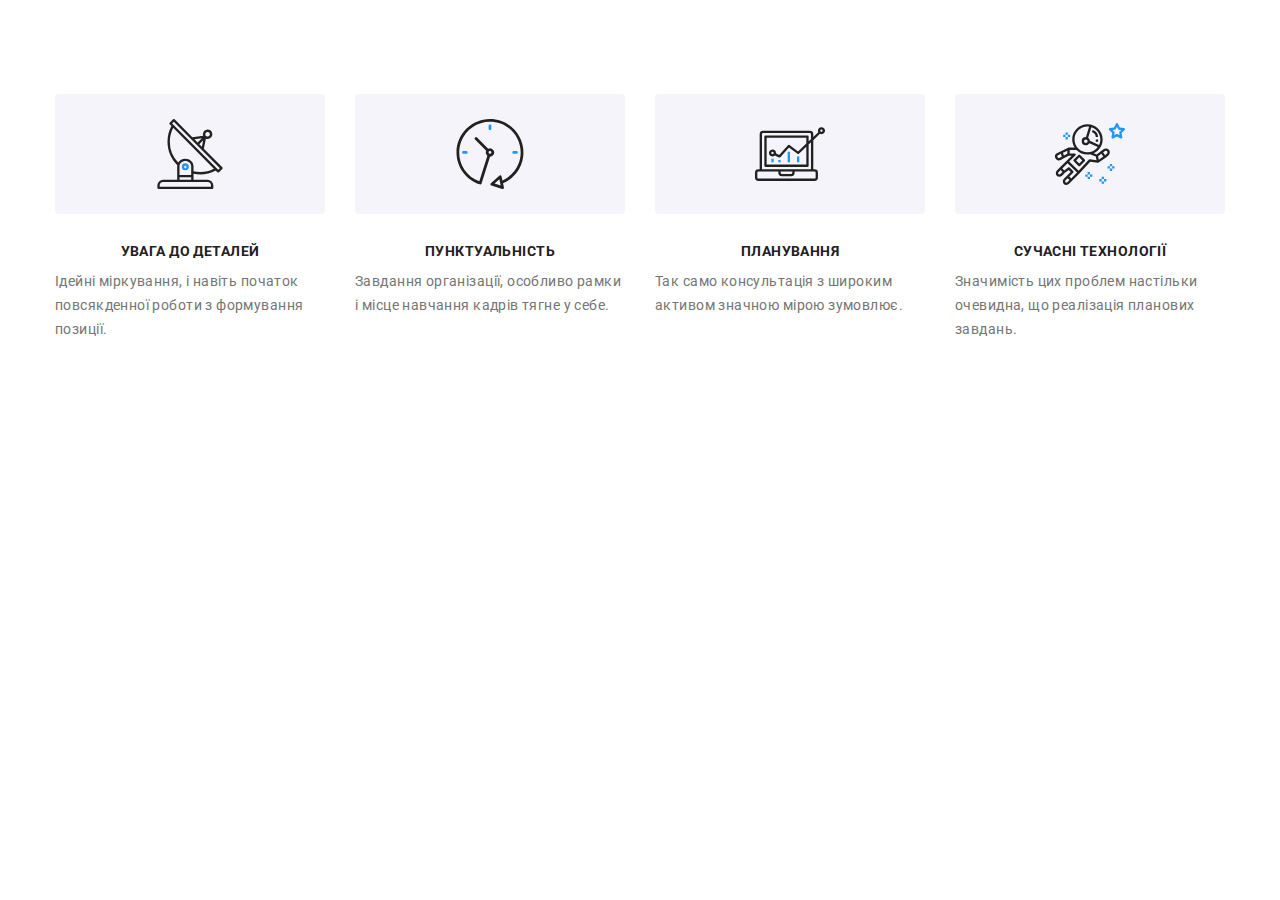
<file: index.html>
<!DOCTYPE html>
<html lang="uk">
  <head>
    <meta charset="UTF-8" />
    <meta http-equiv="X-UA-Compatible" content="IE=edge" />
    <meta name="viewport" content="width=device-width, initial-scale=1.0" />
    <title>WebStudio</title>
    <link rel="preconnect" href="https://fonts.googleapis.com" />
    <link rel="preconnect" href="https://fonts.gstatic.com" crossorigin />
    <link
      href="https://fonts.googleapis.com/css2?family=Raleway:wght@700&family=Roboto:wght@400;500;700;900&display=swap"
      rel="stylesheet"
    />
    <link
      rel="stylesheet"
      href="https://cdnjs.cloudflare.com/ajax/libs/modern-normalize/1.1.0/modern-normalize.min.css"
    />
    <link rel="stylesheet" href="./css/main.min.css" />
  </head>
  <body>
    <!--Шапка-->
    <!-- <header class="header">
      <div class="container header-container">
        <nav class="header-nav">
          <a href="./index.html" class="logo header-logo link" lang="en"
            >Web<span class="logo-studio studio--color-dark">Studio</span></a
          >
          <ul class="header-list list">
            <li class="header-item">
              <a href="./index.html" class="header-link current link">Студія</a>
            </li>
            <li class="header-item">
              <a href="./portfolio.html" class="header-link link">Портфоліо</a>
            </li>
            <li class="header-item">
              <a href="" class="header-link link">Контакти</a>
            </li>
          </ul>
        </nav>
        <ul class="contacts-list list">
          <li class="contacts-item">
            <a href="malito:info@devstudio.com" class="contacts-link link">
              <svg class="contacts-item-icon" width="16" height="12">
                <use href="./img/icons.svg/sprite.svg#icon-envelope"></use>
              </svg>
              info@devstudio.com
            </a>
          </li>
          <li class="contacts-item">
            <a href="tel:+380961111111" class="contacts-link link">
              <svg class="contacts-item-icon" width="10" height="16">
                <use href="./img/icons.svg/sprite.svg#icon-smartphone"></use>
              </svg>
              +38 096 111 11 11
            </a>
          </li>
        </ul>
      </div>
    </header> -->
    <!--Головний контент-->
    <main>
      <!--Герой-->
      <!-- <section class="hero">
        <div class="hero__box container">
          <h1 class="hero__title">Ефективні рішення для вашого бізнесу</h1>
          <button type="button" class="hero__button btn" data-modal-open>
            Замовити послугу
          </button>
        </div>
      </section> -->
      <!--Переваги-->
      <section class="features section">
        <div class="container">
          <ul class="features__list">
            <li class="features__item list">
              <div class="features__icon">
                <svg width="70" height="70">
                  <use href="./img/icons.svg/sprite.svg#icon-antenna"></use>
                </svg>
              </div>
              <h4 class="features__title subtitle">увага до деталей</h4>
              <p class="features__text">
                Ідейні міркування, і навіть початок повсякденної роботи з
                формування позиції.
              </p>
            </li>
            <li class="features__item list">
              <div class="features__icon">
                <svg width="70" height="70">
                  <use href="./img/icons.svg/sprite.svg#icon-clock"></use>
                </svg>
              </div>
              <h4 class="features__title subtitle">пунктуальність</h4>
              <p class="features__text">
                Завдання організації, особливо рамки і місце навчання кадрів
                тягне у себе.
              </p>
            </li>
            <li class="features__item list">
              <div class="features__icon">
                <svg width="70" height="70">
                  <use href="./img/icons.svg/sprite.svg#icon-diagram"></use>
                </svg>
              </div>
              <h4 class="features__title subtitle">планування</h4>
              <p class="features__text">
                Так само консультація з широким активом значною мірою зумовлює.
              </p>
            </li>
            <li class="features__item list">
              <div class="features__icon">
                <svg width="70" height="70">
                  <use href="./img/icons.svg/sprite.svg#icon-astronaut"></use>
                </svg>
              </div>
              <h4 class="features__title subtitle">сучасні технології</h4>
              <p class="features__text">
                Значимість цих проблем настільки очевидна, що реалізація
                планових завдань.
              </p>
            </li>
          </ul>
        </div>
      </section>
      <!--Робота-->
      <!-- <section class="work section">
        <div class="container">
          <h2 class="title">Чим ми займаємося</h2>
          <ul class="work-list">
            <li class="work-item list">
              <img
                src="./img/box1.jpg"
                width="370"
                height="294"
                alt="Програмування"
              />
              <div class="work-wrap">
                <h4 class="work-title subtitle">Десктопні додатки</h4>
              </div>
            </li>
            <li class="work-item list">
              <img
                src="./img/box2.jpg"
                width="370"
                height="294"
                alt="Адаптивна розробка"
              />
              <div class="work-wrap">
                <h4 class="work-title subtitle">Мобільні додатки</h4>
              </div>
            </li>
            <li class="work-item list">
              <img src="./img/box3.jpg" width="370" height="294" alt="Дизайн" />
              <div class="work-wrap">
                <h4 class="work-title subtitle">Дизайнерські рішення</h4>
              </div>
            </li>
          </ul>
        </div>
      </section> -->
      <!--Команда-->
      <!-- <section class="team section">
        <div class="container">
          <h2 class="title">Наша команда</h2>
          <ul class="team__list">
            <li class="team__item list">
              <img
                src="./img/img4.jpg"
                width="270"
                height="260"
                alt="Ігор Дем'яненко"
              />
              <div class="team__content">
                <h3 class="team__title">Ігор Дем'яненко</h3>
                <p class="team__text">Product Designer</p>
                <ul class="social">
                  <li class="social__item list">
                    <a
                      href=""
                      class="social__link social-link--color-dark link"
                    >
                      <svg class="social__icon" width="20" height="20">
                        <use
                          href="./img/icons.svg/sprite.svg#icon-instagram"
                        ></use>
                      </svg>
                    </a>
                  </li>
                  <li class="social__item list">
                    <a
                      href=""
                      class="social__link social-link--color-dark link"
                    >
                      <svg class="social__icon" width="20" height="20">
                        <use
                          href="./img/icons.svg/sprite.svg#icon-twitter"
                        ></use>
                      </svg>
                    </a>
                  </li>
                  <li class="social__item list">
                    <a
                      href=""
                      class="social__link social-link--color-dark link"
                    >
                      <svg class="social__icon" width="20" height="20">
                        <use
                          href="./img/icons.svg/sprite.svg#icon-facebook"
                        ></use>
                      </svg>
                    </a>
                  </li>
                  <li class="social__item list">
                    <a
                      href=""
                      class="social__link social-link--color-dark link"
                    >
                      <svg class="social__icon" width="20" height="20">
                        <use
                          href="./img/icons.svg/sprite.svg#icon-linkedin"
                        ></use>
                      </svg>
                    </a>
                  </li>
                </ul>
              </div>
            </li>
            <li class="team__item list">
              <img
                src="./img/img1.jpg"
                width="270"
                height="260"
                alt="Ольга Репіна"
              />
              <div class="team__content">
                <h3 class="team__title">Ольга Репіна</h3>
                <p class="team__text">Frontend Developer</p>
                <ul class="social">
                  <li class="social__item list">
                    <a
                      href=""
                      class="social__link social-link--color-dark link"
                    >
                      <svg class="social__icon" width="20" height="20">
                        <use
                          href="./img/icons.svg/sprite.svg#icon-instagram"
                        ></use>
                      </svg>
                    </a>
                  </li>
                  <li class="social__item list">
                    <a
                      href=""
                      class="social__link social-link--color-dark link"
                    >
                      <svg class="social__icon" width="20" height="20">
                        <use
                          href="./img/icons.svg/sprite.svg#icon-twitter"
                        ></use>
                      </svg>
                    </a>
                  </li>
                  <li class="social__item list">
                    <a
                      href=""
                      class="social__link social-link--color-dark link"
                    >
                      <svg class="social__icon" width="20" height="20">
                        <use
                          href="./img/icons.svg/sprite.svg#icon-facebook"
                        ></use>
                      </svg>
                    </a>
                  </li>
                  <li class="social__item list">
                    <a
                      href=""
                      class="social__link social-link--color-dark link"
                    >
                      <svg class="social__icon" width="20" height="20">
                        <use
                          href="./img/icons.svg/sprite.svg#icon-linkedin"
                        ></use>
                      </svg>
                    </a>
                  </li>
                </ul>
              </div>
            </li>
            <li class="team__item list">
              <img
                src="./img/img2.jpg"
                width="270"
                height="260"
                alt="Микола Тарасов"
              />
              <div class="team__content">
                <h3 class="team__title">Микола Тарасов</h3>
                <p class="team__text">Marketing</p>
                <ul class="social">
                  <li class="social__item list">
                    <a
                      href=""
                      class="social__link social-link--color-dark link"
                    >
                      <svg class="social__icon" width="20" height="20">
                        <use
                          href="./img/icons.svg/sprite.svg#icon-instagram"
                        ></use>
                      </svg>
                    </a>
                  </li>
                  <li class="social__item list">
                    <a
                      href=""
                      class="social__link social-link--color-dark link"
                    >
                      <svg class="social__icon" width="20" height="20">
                        <use
                          href="./img/icons.svg/sprite.svg#icon-twitter"
                        ></use>
                      </svg>
                    </a>
                  </li>
                  <li class="social__item list">
                    <a
                      href=""
                      class="social__link social-link--color-dark link"
                    >
                      <svg class="social__icon" width="20" height="20">
                        <use
                          href="./img/icons.svg/sprite.svg#icon-facebook"
                        ></use>
                      </svg>
                    </a>
                  </li>
                  <li class="social__item list">
                    <a
                      href=""
                      class="social__link social-link--color-dark link"
                    >
                      <svg class="social__icon" width="20" height="20">
                        <use
                          href="./img/icons.svg/sprite.svg#icon-linkedin"
                        ></use>
                      </svg>
                    </a>
                  </li>
                </ul>
              </div>
            </li>
            <li class="team__item list">
              <img
                src="./img/img3.jpg"
                width="270"
                height="260"
                alt="Михайло Єрмаков"
              />
              <div class="team__content">
                <h3 class="team__title">Михайло Єрмаков</h3>
                <p class="team__text">UI Designer</p>
                <ul class="social">
                  <li class="social__item list">
                    <a
                      href=""
                      class="social__link social-link--color-dark link"
                    >
                      <svg class="social__icon" width="20" height="20">
                        <use
                          href="./img/icons.svg/sprite.svg#icon-instagram"
                        ></use>
                      </svg>
                    </a>
                  </li>
                  <li class="social__item list">
                    <a
                      href=""
                      class="social__link social-link--color-dark link"
                    >
                      <svg class="social__icon" width="20" height="20">
                        <use
                          href="./img/icons.svg/sprite.svg#icon-twitter"
                        ></use>
                      </svg>
                    </a>
                  </li>
                  <li class="social__item list">
                    <a
                      href=""
                      class="social__link social-link--color-dark link"
                    >
                      <svg class="social__icon" width="20" height="20">
                        <use
                          href="./img/icons.svg/sprite.svg#icon-facebook"
                        ></use>
                      </svg>
                    </a>
                  </li>
                  <li class="social__item list">
                    <a
                      href=""
                      class="social__link social-link--color-dark link"
                    >
                      <svg class="social__icon" width="20" height="20">
                        <use
                          href="./img/icons.svg/sprite.svg#icon-linkedin"
                        ></use>
                      </svg>
                    </a>
                  </li>
                </ul>
              </div>
            </li>
          </ul>
        </div>
      </section> -->
      <!--Клієнти-->
      <!-- <section class="clients section">
        <div class="container">
          <h2 class="title">Постійні клієнти</h2>
          <ul class="clients-list">
            <li class="clients-item list">
              <a href="" class="clients-link link">
                <svg class="clients-icon" width="106" height="60">
                  <use href="./img/icons.svg/sprite.svg#icon-logo1"></use>
                </svg>
              </a>
            </li>
            <li class="clients-item list">
              <a href="" class="clients-link link">
                <svg class="clients-icon" width="106" height="60">
                  <use href="./img/icons.svg/sprite.svg#icon-logo2"></use>
                </svg>
              </a>
            </li>
            <li class="clients-item list">
              <a href="" class="clients-link link">
                <svg class="clients-icon" width="106" height="60">
                  <use href="./img/icons.svg/sprite.svg#icon-logo3"></use>
                </svg>
              </a>
            </li>
            <li class="clients-item list">
              <a href="" class="clients-link link">
                <svg class="clients-icon" width="106" height="60">
                  <use href="./img/icons.svg/sprite.svg#icon-logo4"></use>
                </svg>
              </a>
            </li>
            <li class="clients-item list">
              <a href="" class="clients-link link">
                <svg class="clients-icon" width="106" height="60">
                  <use href="./img/icons.svg/sprite.svg#icon-logo5"></use>
                </svg>
              </a>
            </li>
            <li class="clients-item list">
              <a href="" class="clients-link link">
                <svg class="clients-icon" width="106" height="60">
                  <use href="./img/icons.svg/sprite.svg#icon-logo6"></use>
                </svg>
              </a>
            </li>
          </ul>
        </div>
      </section> -->
    </main>
    <!--Підвал-->
    <!-- <footer class="footer">
      <div class="container footer-container">
        <div class="footer__contacts">
          <a href="./index.html" class="footer__logo logo link" lang="en"
            >Web<span class="footer__studio studio--color-light"
              >Studio</span
            ></a
          >
          <address class="address">
            <ul class="address__list">
              <li class="address__item list">
                <a
                  href="https://goo.gl/maps/ovXxqonvcfYevfHi6"
                  target="_blank"
                  rel="noopener noreferrer nofollow"
                  class="address__link link"
                  >м.Київ, пр-т Лесі Українки, 26</a
                >
              </li>
              <li class="address__item list">
                <a href="malito:info@example.com" class="address__contacts link"
                  >info@example.com</a
                >
              </li>
              <li class="address__item list">
                <a href="tel:+380991111111" class="address__contacts link"
                  >+38 099 111 11 11</a
                >
              </li>
            </ul>
          </address>
        </div>
        <div class="footer__box">
          <h4 class="footer__title subtitle">Приєднуйтесь</h4>
          <ul class="social">
            <li class="social__item list">
              <a href="" class="social__link social-link--color-light">
                <svg class="social__icon" width="20" height="20">
                  <use href="./img/icons.svg/sprite.svg#icon-instagram"></use>
                </svg>
              </a>
            </li>
            <li class="social__item list">
              <a href="" class="social__link social-link--color-light">
                <svg class="social__icon" width="20" height="20">
                  <use href="./img/icons.svg/sprite.svg#icon-twitter"></use>
                </svg>
              </a>
            </li>
            <li class="social__item list">
              <a href="" class="social__link social-link--color-light">
                <svg class="social__icon" width="20" height="20">
                  <use href="./img/icons.svg/sprite.svg#icon-facebook"></use>
                </svg>
              </a>
            </li>
            <li class="social__item list">
              <a href="" class="social__link social-link--color-light">
                <svg class="social__icon" width="20" height="20">
                  <use href="./img/icons.svg/sprite.svg#icon-linkedin"></use>
                </svg>
              </a>
            </li>
          </ul>
        </div>
        <form class="footer__form">
          <h4 class="footer__title subtitle">Підпишіться на розсилку</h4>
          <input
            class="form__input"
            type="email"
            name="email"
            placeholder="E-mail"
          />
          <button type="submit" class="form__button btn">
            Підписатися
            <svg class="send__icon" width="24" height="24">
              <use href="./img/icons.svg/sprite.svg#icon-send"></use>
            </svg>
          </button>
        </form>
      </div>
    </footer> -->
    <!--Модальне вікно-->
    <!-- <div class="backdrop is-hidden" data-modal>
      <div class="modal">
        <button type="button" class="modal-close" data-modal-close>
          <svg class="icon-close" width="11" height="11">
            <use href="./img/icons.svg/sprite.svg#icon-close"></use>
          </svg>
        </button>
        <p class="modal-title">Залиште свої дані, ми вам передзвонимо</p>
        <form class="modal-form">
          <div class="modal-field">
            <label class="modal-label" for="user-name">Ім'я</label>
            <div class="input-wrap">
              <input
                type="text"
                class="modal-input"
                name="user-name"
                id="user-name"
              />
              <svg class="input-icon" width="18" height="18">
                <use href="./img/icons.svg/sprite.svg#icon-person"></use>
              </svg>
            </div>
          </div>
          <div class="modal-field">
            <label class="modal-label" for="user-tel">Телефон</label>
            <div class="input-wrap">
              <input
                type="tel"
                class="modal-input"
                name="user-tel"
                id="user-tel"
              />
              <svg class="input-icon" width="18" height="18">
                <use href="./img/icons.svg/sprite.svg#icon-phone"></use>
              </svg>
            </div>
          </div>
          <div class="modal-field">
            <label class="modal-label" for="user-email">Пошта</label>
            <div class="input-wrap">
              <input
                type="email"
                class="modal-input"
                name="user-email"
                id="user-email"
              />
              <svg class="input-icon" width="18" height="18">
                <use href="./img/icons.svg/sprite.svg#icon-email"></use>
              </svg>
            </div>
          </div>
          <div class="modal-text">
            <label class="modal-label" for="user-text">Коментар</label>
            <textarea
              class="textarea-text"
              name="user-text"
              id="user-text"
              placeholder="Введіть текст"
            ></textarea>
          </div>
          <div class="modal-check-box">
            <input
              class="modal-check visually-hidden"
              type="checkbox"
              name="policy"
              id="policy"
              value="true"
            />
            <label for="policy" class="check-label"
              ><span
                ><svg class="check-ikon" width="16" height="15">
                  <use href="./img/icons.svg/sprite.svg#icon-check"></use>
                </svg>
              </span>
              Погоджуюся з розсилкою та приймаю &nbsp;<a
                class="contract-link"
                href=""
                >Умови договору</a
              ></label
            >
          </div>
          <div class="check-btn">
            <button type="submit" class="modal-button btn">Відправити</button>
          </div>
        </form>
      </div>
    </div>
    <script src="./js/modal.js"></script> -->
  </body>
</html>
</file>
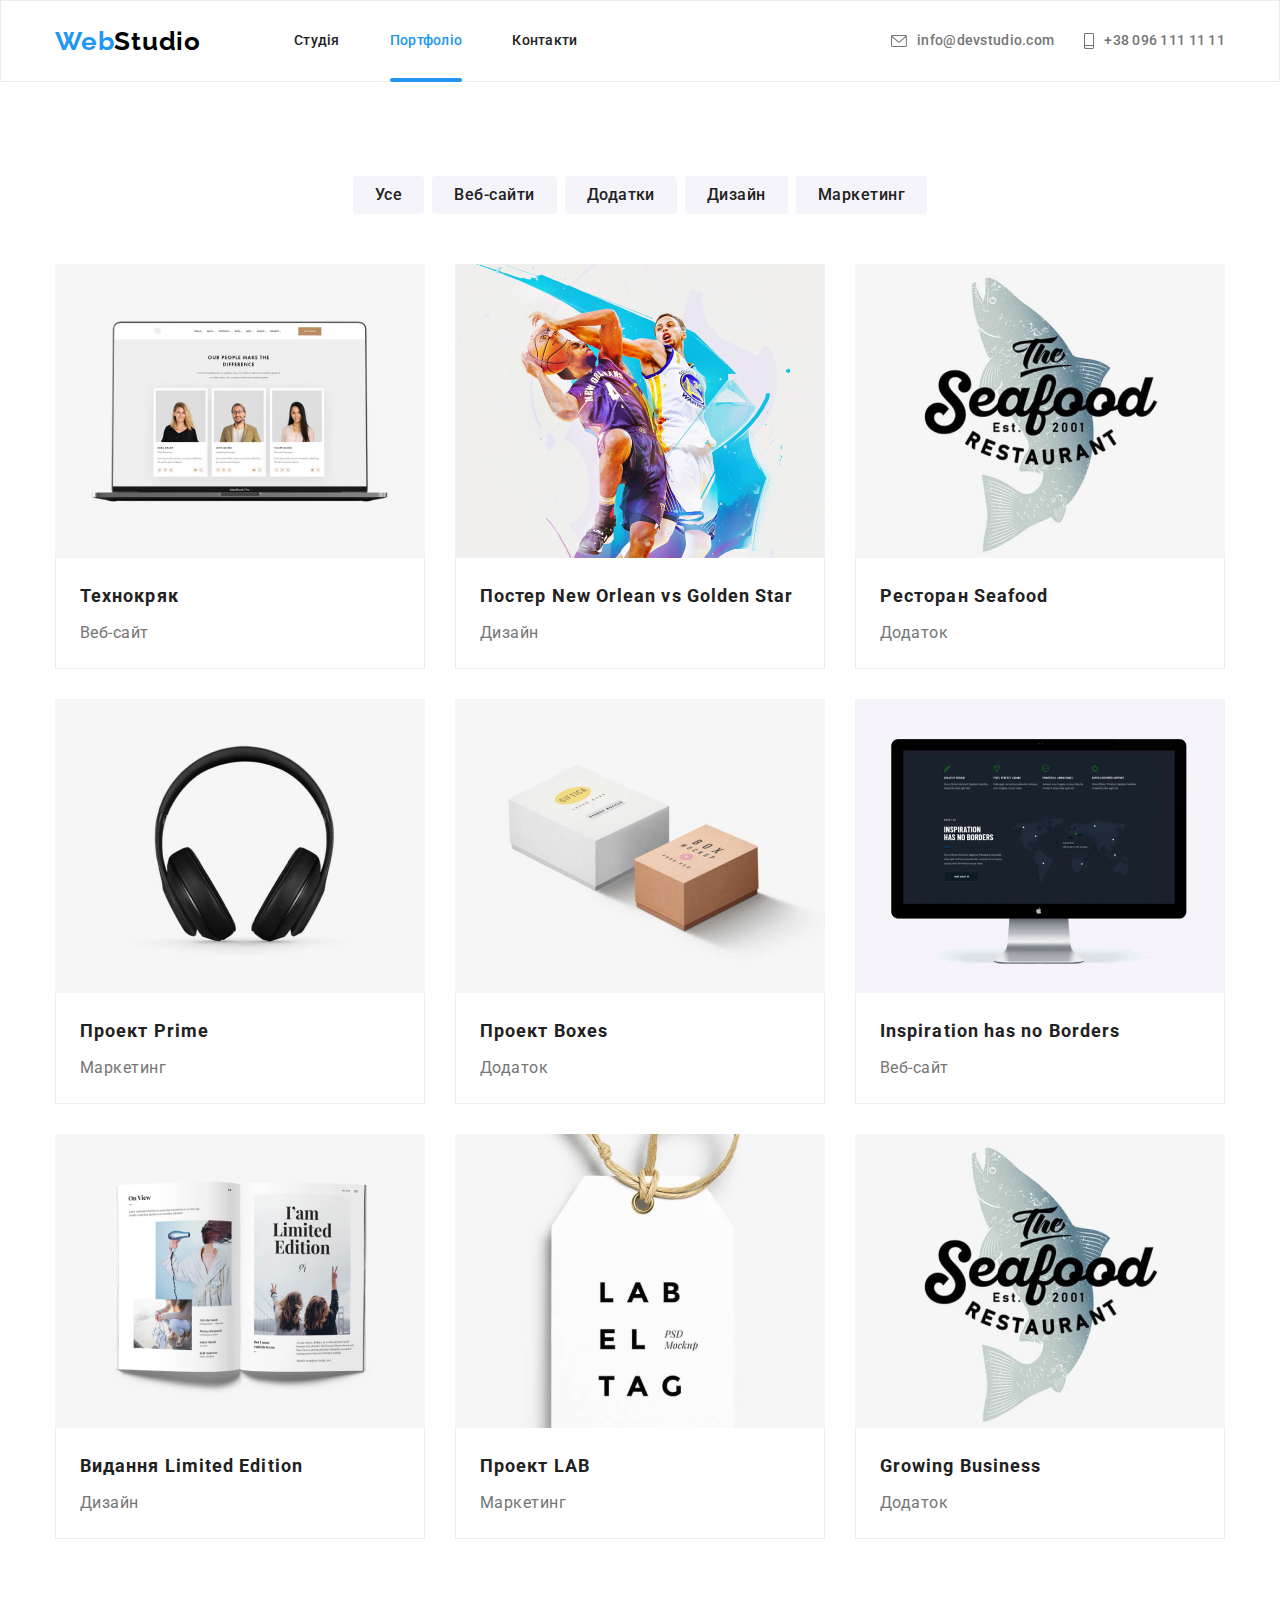
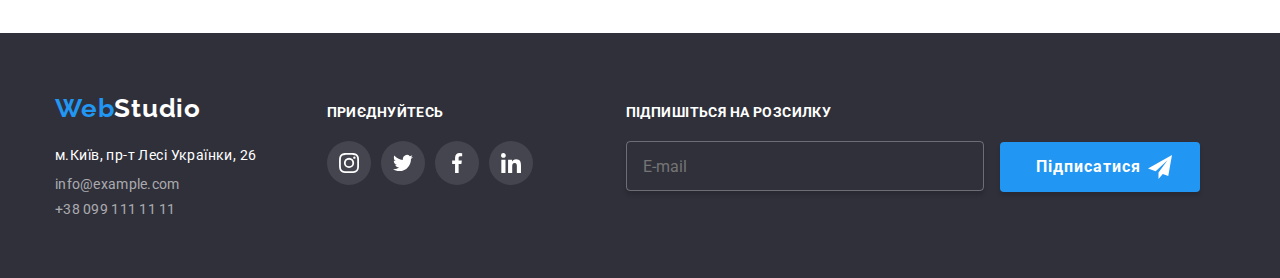
<file: portfolio.html>
<!DOCTYPE html>
<html lang="uk">
  <head>
    <meta charset="UTF-8" />
    <meta http-equiv="X-UA-Compatible" content="IE=edge" />
    <meta name="viewport" content="width=device-width, initial-scale=1.0" />
    <title>Portfolio</title>
    <link rel="preconnect" href="https://fonts.googleapis.com" />
    <link rel="preconnect" href="https://fonts.gstatic.com" crossorigin />
    <link
      href="https://fonts.googleapis.com/css2?family=Raleway:wght@700&family=Roboto:wght@400;500;700;900&display=swap"
      rel="stylesheet"
    />
    <link
      rel="stylesheet"
      href="https://cdnjs.cloudflare.com/ajax/libs/modern-normalize/1.1.0/modern-normalize.min.css"
    />
    <link rel="stylesheet" href="./css/main.min.css" />
  </head>
  <body>
    <!--Шапка-->
    <header class="header">
      <div class="container header-container">
        <nav class="header-nav">
          <a href="./index.html" class="logo header-logo link" lang="en"
            >Web<span class="logo-studio studio--color-dark">Studio</span></a
          >
          <ul class="header-list list">
            <li class="header-item">
              <a href="./index.html" class="header-link link">Студія</a>
            </li>
            <li class="header-item">
              <a href="./portfolio.html" class="header-link link current"
                >Портфоліо</a
              >
            </li>
            <li class="header-item">
              <a href="" class="header-link link">Контакти</a>
            </li>
          </ul>
        </nav>
        <ul class="contacts-list list">
          <li class="contacts-item">
            <a href="malito:info@devstudio.com" class="contacts-link link">
              <svg class="contacts-item-icon" width="16" height="12">
                <use href="./img/icons.svg/sprite.svg#icon-envelope"></use>
              </svg>
              info@devstudio.com
            </a>
          </li>
          <li class="contacts-item">
            <a href="tel:+380961111111" class="contacts-link link">
              <svg class="contacts-item-icon" width="10" height="16">
                <use href="./img/icons.svg/sprite.svg#icon-smartphone"></use>
              </svg>
              +38 096 111 11 11
            </a>
          </li>
        </ul>
      </div>
    </header>
    <!--Головний контент-->
    <main>
      <section class="portfolio section">
        <div class="container">
          <h1 class="visually-hidden">Портфоліо</h1>
          <ul class="filters-list">
            <li class="filters-item list">
              <button type="button" class="filters-btn">Усе</button>
            </li>
            <li class="filters-item list">
              <button type="button" class="filters-btn">Веб-сайти</button>
            </li>
            <li class="filters-item list">
              <button type="button" class="filters-btn">Додатки</button>
            </li>
            <li class="filters-item list">
              <button type="button" class="filters-btn">Дизайн</button>
            </li>
            <li class="filters-item list">
              <button type="button" class="filters-btn">Маркетинг</button>
            </li>
          </ul>
          <ul class="project-list">
            <li class="project-item list">
              <a href="" class="project-link link">
                <div class="project-top-wrap">
                  <img
                    src="./img/img5.jpg"
                    alt="ноутбук"
                    width="370"
                    height="294"
                  />
                  <p class="project-top-text">
                    Ресурс пропонує комплексні пропозиції з різним рівнем
                    функціоналу та сервісів. Все це дозволить відвідувачу
                    отримати вичерпні відомості про компанію чи приватну особу.
                  </p>
                </div>
                <div class="project-content">
                  <h2 class="project-title">Технокряк</h2>
                  <p class="project-desc">Веб-сайт</p>
                </div>
              </a>
            </li>
            <li class="project-item list">
              <a href="" class="project-link link">
                <div class="project-top-wrap">
                  <img
                    src="./img/img6.jpg"
                    alt="постер"
                    width="370"
                    height="294"
                  />
                  <p class="project-top-text">
                    Ресурс пропонує комплексні пропозиції з різним рівнем
                    функціоналу та сервісів. Все це дозволить відвідувачу
                    отримати вичерпні відомості про компанію чи приватну особу.
                  </p>
                </div>

                <div class="project-content">
                  <h2 class="project-title">
                    Постер New Orlean vs Golden Star
                  </h2>
                  <p class="project-desc">Дизайн</p>
                </div>
              </a>
            </li>
            <li class="project-item list">
              <a href="" class="project-link link">
                <div class="project-top-wrap">
                  <img
                    src="./img/img7.jpg"
                    alt="назва додатку"
                    width="370"
                    height="294"
                  />
                  <p class="project-top-text">
                    Ресурс пропонує комплексні пропозиції з різним рівнем
                    функціоналу та сервісів. Все це дозволить відвідувачу
                    отримати вичерпні відомості про компанію чи приватну особу.
                  </p>
                </div>

                <div class="project-content">
                  <h2 class="project-title">Ресторан Seafood</h2>
                  <p class="project-desc">Додаток</p>
                </div>
              </a>
            </li>
            <li class="project-item list">
              <a href="" class="project-link link">
                <div class="project-top-wrap">
                  <img
                    src="./img/img8.jpg"
                    alt="навушники"
                    width="370"
                    height="294"
                  />
                  <p class="project-top-text">
                    Ресурс пропонує комплексні пропозиції з різним рівнем
                    функціоналу та сервісів. Все це дозволить відвідувачу
                    отримати вичерпні відомості про компанію чи приватну особу.
                  </p>
                </div>

                <div class="project-content">
                  <h2 class="project-title">Проект Prime</h2>
                  <p class="project-desc">Маркетинг</p>
                </div>
              </a>
            </li>
            <li class="project-item list">
              <a href="" class="project-link link">
                <div class="project-top-wrap">
                  <img
                    src="./img/img9.jpg"
                    alt="коробки"
                    width="370"
                    height="294"
                  />
                  <p class="project-top-text">
                    Ресурс пропонує комплексні пропозиції з різним рівнем
                    функціоналу та сервісів. Все це дозволить відвідувачу
                    отримати вичерпні відомості про компанію чи приватну особу.
                  </p>
                </div>

                <div class="project-content">
                  <h2 class="project-title">Проект Boxes</h2>
                  <p class="project-desc">Додаток</p>
                </div>
              </a>
            </li>
            <li class="project-item list">
              <a href="" class="project-link link">
                <div class="project-top-wrap">
                  <img
                    src="./img/img10.jpg"
                    alt="монітор"
                    width="370"
                    height="294"
                  />
                  <p class="project-top-text">
                    Ресурс пропонує комплексні пропозиції з різним рівнем
                    функціоналу та сервісів. Все це дозволить відвідувачу
                    отримати вичерпні відомості про компанію чи приватну особу.
                  </p>
                </div>
                <div class="project-content">
                  <h2 class="project-title">Inspiration has no Borders</h2>
                  <p class="project-desc">Веб-сайт</p>
                </div>
              </a>
            </li>
            <li class="project-item list">
              <a href="" class="project-link link">
                <div class="project-top-wrap">
                  <img
                    src="./img/img11.jpg"
                    alt="книга"
                    width="370"
                    height="294"
                  />
                  <p class="project-top-text">
                    Ресурс пропонує комплексні пропозиції з різним рівнем
                    функціоналу та сервісів. Все це дозволить відвідувачу
                    отримати вичерпні відомості про компанію чи приватну особу.
                  </p>
                </div>
                <div class="project-content">
                  <h2 class="project-title">Видання Limited Edition</h2>
                  <p class="project-desc">Дизайн</p>
                </div>
              </a>
            </li>
            <li class="project-item list">
              <a href="" class="project-link link">
                <div class="project-top-wrap">
                  <img
                    src="./img/img12.jpg"
                    alt="бірка"
                    width="370"
                    height="294"
                  />
                  <p class="project-top-text">
                    Ресурс пропонує комплексні пропозиції з різним рівнем
                    функціоналу та сервісів. Все це дозволить відвідувачу
                    отримати вичерпні відомості про компанію чи приватну особу.
                  </p>
                </div>

                <div class="project-content">
                  <h2 class="project-title">Проект LAB</h2>
                  <p class="project-desc">Маркетинг</p>
                </div>
              </a>
            </li>
            <li class="project-item list">
              <a href="" class="project-link link">
                <div class="project-top-wrap">
                  <img
                    src="./img/img7.jpg"
                    alt="робота за комп'ютером"
                    width="370"
                    height="294"
                  />
                  <p class="project-top-text">
                    Ресурс пропонує комплексні пропозиції з різним рівнем
                    функціоналу та сервісів. Все це дозволить відвідувачу
                    отримати вичерпні відомості про компанію чи приватну особу.
                  </p>
                </div>

                <div class="project-content">
                  <h2 class="project-title">Growing Business</h2>
                  <p class="project-desc">Додаток</p>
                </div>
              </a>
            </li>
          </ul>
        </div>
      </section>
    </main>
    <!--Підвал-->
    <footer class="footer">
      <div class="container footer-container">
        <div class="footer__contacts">
          <a href="./index.html" class="footer__logo logo link" lang="en"
            >Web<span class="footer__studio studio--color-light"
              >Studio</span
            ></a
          >
          <address class="address">
            <ul class="address__list">
              <li class="address__item list">
                <a
                  href="https://goo.gl/maps/ovXxqonvcfYevfHi6"
                  target="_blank"
                  rel="noopener noreferrer nofollow"
                  class="address__link link"
                  >м.Київ, пр-т Лесі Українки, 26</a
                >
              </li>
              <li class="address__item list">
                <a href="malito:info@example.com" class="address__contacts link"
                  >info@example.com</a
                >
              </li>
              <li class="address__item list">
                <a href="tel:+380991111111" class="address__contacts link"
                  >+38 099 111 11 11</a
                >
              </li>
            </ul>
          </address>
        </div>
        <div class="footer__box">
          <p class="footer__title subtitle">Приєднуйтесь</p>
          <ul class="social">
            <li class="social__item list">
              <a href="" class="social__link social-link--color-light">
                <svg class="social__icon" width="20" height="20">
                  <use href="./img/icons.svg/sprite.svg#icon-instagram"></use>
                </svg>
              </a>
            </li>
            <li class="social__item list">
              <a href="" class="social__link social-link--color-light">
                <svg class="social__icon" width="20" height="20">
                  <use href="./img/icons.svg/sprite.svg#icon-twitter"></use>
                </svg>
              </a>
            </li>
            <li class="social__item list">
              <a href="" class="social__link social-link--color-light">
                <svg class="social__icon" width="20" height="20">
                  <use href="./img/icons.svg/sprite.svg#icon-facebook"></use>
                </svg>
              </a>
            </li>
            <li class="social__item list">
              <a href="" class="social__link social-link--color-light">
                <svg class="social__icon" width="20" height="20">
                  <use href="./img/icons.svg/sprite.svg#icon-linkedin"></use>
                </svg>
              </a>
            </li>
          </ul>
        </div>
        <form class="footer__form">
          <h4 class="footer__title subtitle">Підпишіться на розсилку</h4>
          <input
            class="form__input"
            type="email"
            name="email"
            placeholder="E-mail"
          />
          <button type="submit" class="form__button btn">
            Підписатися
            <svg class="send__icon" width="24" height="24">
              <use href="./img/icons.svg/sprite.svg#icon-send"></use>
            </svg>
          </button>
        </form>
      </div>
    </footer>
  </body>
</html>
</file>
<file: css/main.min.css>
:root{--primary-bg-color: #ffffff;--primary-text-color: #757575;--first-title-text-color: #212121;--second-title-text-color: #ffffff;--accent-color: #2196f3;--timing-function: 250ms cubic-bezier(0.4, 0, 0.2, 1)}body{background-color:var(--primary-bg-color);color:var(--first-title-text-color);font-family:"Roboto",sans-serif}p,h1,h2,h3,h4,h5,h6{margin:0}ul{margin:0;padding-left:0}address{font-style:normal}img{display:block;max-width:100%;height:auto}.link{text-decoration:none}.list{list-style:none}.visually-hidden{position:absolute;width:1px;height:1px;margin:-1px;border:0;padding:0;white-space:nowrap;clip-path:inset(100%);clip:rect(0 0 0 0);overflow:hidden}.section{padding-top:94px;padding-bottom:94px}.container{width:100%;margin-left:auto;margin-right:auto;padding-left:15px;padding-right:15px}@media screen and (min-width: 480px){.container{max-width:480px}}@media screen and (min-width: 768px){.container{max-width:768px}}@media screen and (min-width: 1200px){.container{max-width:1200px}}.title{font-weight:700;font-size:36px;line-height:1.17;letter-spacing:.03em;margin-bottom:50px;text-align:center}.subtitle{font-weight:700;font-size:14px;line-height:1.14;letter-spacing:.03em;text-align:center;text-transform:uppercase}.logo{font-family:"Raleway",sans-serif;font-weight:700;font-size:26px;line-height:1.19;letter-spacing:.03em;color:var(--accent-color)}.studio--color-light{color:var(--second-title-text-color)}.studio--color-dark{color:#000}.social{display:flex;justify-content:center;align-items:center;gap:10px}.social__link{display:flex;justify-content:center;align-items:center;width:44px;height:44px;border-radius:50%}.social-link--color-light{background-color:rgba(255,255,255,.1);color:var(--second-title-text-color);transition:background-color var(--timing-function)}.social-link--color-light:hover,.social-link--color-light:focus{background-color:var(--accent-color)}.social-link--color-dark{background-color:var(--primary-bg-color);color:#afb1b8;transition:background-color var(--timing-function),color var(--timing-function)}.social-link--color-dark:hover,.social-link--color-dark:focus{background-color:var(--accent-color);color:var(--second-title-text-color)}.social__icon{fill:currentColor}.btn{font-weight:700;font-size:16px;line-height:1.88;letter-spacing:.06em;cursor:pointer;min-width:200px;border:none;border-radius:4px;font-family:inherit;box-shadow:0px 4px 4px rgba(0,0,0,.15);color:var(--second-title-text-color);background-color:var(--accent-color);transition:background-color var(--timing-function)}.btn:hover,.btn:focus{background-color:#188ce8}.backdrop{position:fixed;top:0;left:0;width:100%;height:100%;background-color:rgba(0,0,0,.2);opacity:1;transition:opacity var(--timing-function),visibility var(--timing-function)}.backdrop.is-hidden{opacity:0;visibility:hidden;pointer-events:none}.modal{position:absolute;top:50%;left:50%;width:528px;min-height:581px;padding:40px;border-radius:4px;box-shadow:0px 1px 3px rgba(0,0,0,.12),0px 1px 1px rgba(0,0,0,.14),0px 2px 1px rgba(0,0,0,.2);background-color:var(--primary-bg-color);opacity:1;transform:translate(-50%, -50%) scale(1);transition:transform var(--timing-function),opacity var(--timing-function)}.backdrop.is-hidden .modal{opacity:0;transform:translate(-50%, -50%) scale(1.2)}.modal-close{position:absolute;top:8px;right:8px;width:30px;height:30px;border-radius:50%;background-color:var(--primary-bg-color);border:1px solid rgba(0,0,0,.1);cursor:pointer;transition:fill var(--timing-function)}.modal-close:hover,.modal-close:focus{fill:var(--accent-color)}.modal-title{margin-bottom:12px;font-weight:700;font-size:20px;line-height:1.15;letter-spacing:.03em;text-align:center;color:var(--first-title-text-color)}.modal-field{margin-bottom:10px}.modal-label{display:block;font-size:12px;line-height:1.17;letter-spacing:.01em;color:var(--primary-text-color)}.modal-input{width:100%;height:40px;border:1px solid rgba(33,33,33,.2);border-radius:4px;margin-top:4px;padding:12px 42px;font-size:12px;line-height:1.17;letter-spacing:.01em;outline:rgba(0,0,0,0);color:var(--primary-text-color);transition:border-color var(--timing-function)}.modal-input:focus{border-color:#2196f3}.input-wrap{position:relative}.input-icon{position:absolute;left:12px;top:50%;transform:translateY(-50%);transition:fill var(--timing-function)}.modal-input:focus+.input-icon{fill:var(--accent-color)}.modal-text{margin-bottom:20px}.textarea-text{display:block;width:448px;height:120px;padding:12px 16px;margin-top:4px;border-radius:4px;border:1px solid rgba(33,33,33,.2);resize:none;font-size:12px;line-height:1.17;letter-spacing:.01em;color:var(--primary-text-color);outline:rgba(0,0,0,0);transition:border-color var(--timing-function)}.textarea-text:focus{border-color:#2196f3}.modal-button{padding:10px 52px}.modal-check-box{margin-bottom:30px}.check-label{font-size:14px;line-height:1.71;letter-spacing:.03em;display:flex;justify-content:center;align-items:center;color:var(--primary-text-color)}.check-label span{display:flex;justify-content:center;align-items:center;width:16px;height:15px;border:2px solid #303030;border-radius:2px;margin-right:10px}.modal-check:checked+.check-label span{background-color:var(--accent-color);border:none}.modal-check:focus+.check-label span{border-color:#000}.check-ikon{fill:rgba(0,0,0,0);opacity:0}.modal-check:checked+.check-label .check-ikon{fill:var(--primary-bg-color);opacity:1}.contract-link{color:var(--accent-color)}.check-btn{display:flex;justify-content:center;align-items:center}.header{border:1px solid #ececec}.header-container{display:flex}.header-nav{display:flex;justify-content:center;align-items:center}.header-list{display:flex;gap:50px}.header-logo{margin-right:93px}.header-link{font-weight:500;font-size:14px;line-height:1.14;letter-spacing:.02em;display:block;padding-top:32px;padding-bottom:32px;color:var(--first-title-text-color);transition:color var(--timing-function)}.header-link:hover,.header-link:focus{color:var(--accent-color)}.current{position:relative;color:var(--accent-color)}.current::after{content:"";position:absolute;bottom:-1px;left:0;display:block;width:100%;height:4px;border-radius:2px;background-color:var(--accent-color)}.contacts-list{display:flex;justify-content:center;align-items:center;margin-left:auto;gap:30px}.contacts-item-icon{margin-right:10px;fill:currentColor}.contacts-link{display:flex;justify-content:center;align-items:center;font-weight:500;font-size:14px;line-height:1.14;letter-spacing:.02em;padding:32px 0;color:var(--primary-text-color);transition:color var(--timing-function)}.contacts-link:hover,.contacts-link:focus{color:var(--accent-color)}.hero{max-width:1600px;margin-left:auto;margin-right:auto;padding-top:200px;padding-bottom:200px;text-align:center;box-shadow:0px 4px 4px rgba(0,0,0,.25);border:1px solid #000;background-color:#2f303a;background-image:linear-gradient(to top, rgba(47, 48, 58, 0.4), rgba(47, 48, 58, 0.4)),url("../img/hero.jpg");background-size:cover;background-repeat:no-repeat;background-position:center}.hero__title{font-weight:900;font-size:44px;line-height:1.36;letter-spacing:.06em;max-width:696px;margin:auto;margin-bottom:30px;text-transform:uppercase;color:var(--second-title-text-color)}.hero__button{padding:10px 32px}.features{padding:60px 0}@media screen and (min-width: 1200px){.features{padding:94px 0}}.features__list{display:flex;flex-wrap:wrap;gap:30px}.features__item{width:100%}@media screen and (min-width: 768px){.features__item{width:calc((100% - 30px)/2)}}@media screen and (min-width: 1200px){.features__item{width:calc((100% - 90px)/4)}}.features__icon{display:flex;justify-content:center;align-items:center;margin-bottom:30px;height:120px;border-radius:4px;background-color:#f5f4fa}.features__title{margin-bottom:10px;text-align:center}.features__text{font-size:14px;line-height:1.71;letter-spacing:.03em;color:var(--primary-text-color)}.work{padding-top:0}.work-list{display:flex;gap:30px}.work-item{width:calc((100% - 60px)/3);position:relative}.work-wrap{display:flex;justify-content:center;align-items:center;position:absolute;bottom:0;width:100%;height:70px;background-color:rgba(47,48,58,.8)}.work-title{font-weight:700;font-size:14px;line-height:1.14;letter-spacing:.03em;text-align:center;text-transform:uppercase;color:var(--second-title-text-color)}.team{background-color:#f5f4fa}.team__list{display:flex;gap:30px}.team__item{width:calc((100% - 90px)/4);box-shadow:0px 1px 3px rgba(0,0,0,.12),0px 1px 1px rgba(0,0,0,.14),0px 2px 1px rgba(0,0,0,.2);border-radius:0px 0px 4px 4px;background-color:var(--primary-bg-color)}.team__content{padding-top:30px;padding-bottom:30px}.team__title{font-weight:500;font-size:16px;line-height:1.19;letter-spacing:.03em;margin-bottom:10px;text-align:center}.team__text{font-size:16px;line-height:1.19;letter-spacing:.03em;margin-bottom:16px;text-align:center;color:var(--primary-text-color)}.clients-list{display:flex;justify-content:center;align-items:center;gap:30px}.clients-link{display:flex;justify-content:center;align-items:center;width:170px;height:92px;border:1px solid #afb1b8;border-radius:4px;color:#afb1b8;transition:color var(--timing-function),border-color var(--timing-function)}.clients-link:hover,.clients-link:focus{color:var(--accent-color);border-color:var(--accent-color)}.clients-icon{fill:currentColor}.footer{padding-top:60px;padding-bottom:60px;background-color:#2f303a}.footer-container{display:flex;align-items:baseline}.footer__logo{display:block;margin-bottom:20px}.footer__box{margin-left:70px}.footer__title{margin-bottom:20px;text-align:start;color:var(--second-title-text-color)}.address__item{margin-bottom:9px}.address__item:last-child{margin-bottom:0}.address__link{display:block;font-size:14px;line-height:1.71;letter-spacing:.03em;color:var(--second-title-text-color);transition:color var(--timing-function)}.address__link:hover,.address__link:focus{color:var(--accent-color)}.address__contacts{display:block;font-size:14px;line-height:1.14;letter-spacing:.02em;color:rgba(255,255,255,.6);transition:color var(--timing-function)}.address__contacts:hover,.address__contacts:focus{color:var(--accent-color)}.footer__form{margin-left:93px}.form__input{padding:15px 16px;margin-right:12px;width:358px;height:50px;border:1px solid rgba(255,255,255,.3);box-shadow:0px 4px 4px rgba(0,0,0,.15);border-radius:4px;background-color:rgba(0,0,0,0);color:var(--second-title-text-color)}.form__button{position:relative;padding-top:10px;padding-bottom:10px;padding-right:28px}.send__icon{position:absolute;top:50%;right:28px;transform:translateY(-50%);fill:var(--primary-bg-color)}.filters-list{display:flex;justify-content:center;align-items:center;gap:8px;margin-bottom:50px}.filters-btn{font-weight:500;font-size:16px;line-height:1.63;letter-spacing:.03em;padding:6px 22px;font-family:inherit;font-style:normal;text-align:center;cursor:pointer;border:none;border-radius:4px;color:var(--first-title-text-color);background-color:#f5f4fa;transition:background-color var(--timing-function),color var(--timing-function),box-shadow var(--timing-function)}.filters-btn:hover,.filters-btn:focus{background-color:var(--accent-color);color:var(--second-title-text-color);box-shadow:0px 3px 1px rgba(0,0,0,.1),0px 1px 2px rgba(0,0,0,.08),0px 2px 2px rgba(0,0,0,.12)}.project-list{display:flex;flex-wrap:wrap;gap:30px}.project-link{display:block;flex-basis:calc((100% - 60px)/3);transition:box-shadow var(--timing-function)}.project-link:hover,.project-link:focus{box-shadow:0px 1px 1px rgba(0,0,0,.12),0px 4px 4px rgba(0,0,0,.06),1px 4px 6px rgba(0,0,0,.16)}.project-top-wrap{position:relative;overflow:hidden}.project-top-text{position:absolute;top:0;left:0;height:100%;padding:63px 24px;font-size:18px;line-height:1.56;letter-spacing:.03em;color:var(--second-title-text-color);background-color:rgba(33,150,243,.9);transform:translateY(101%);transition:transform var(--timing-function)}.project-link:hover .project-top-text,.project-link:focus .project-top-text{transform:translateY(0%)}.project-content{padding:20px 24px;border:1px solid #eee;border-top:none}.project-title{margin-bottom:4px;font-weight:700;font-size:18px;line-height:2;letter-spacing:.06em;color:var(--first-title-text-color)}.project-desc{font-size:16px;line-height:1.88;letter-spacing:.03em;color:var(--primary-text-color)}/*# sourceMappingURL=main.min.css.map */
</file>
